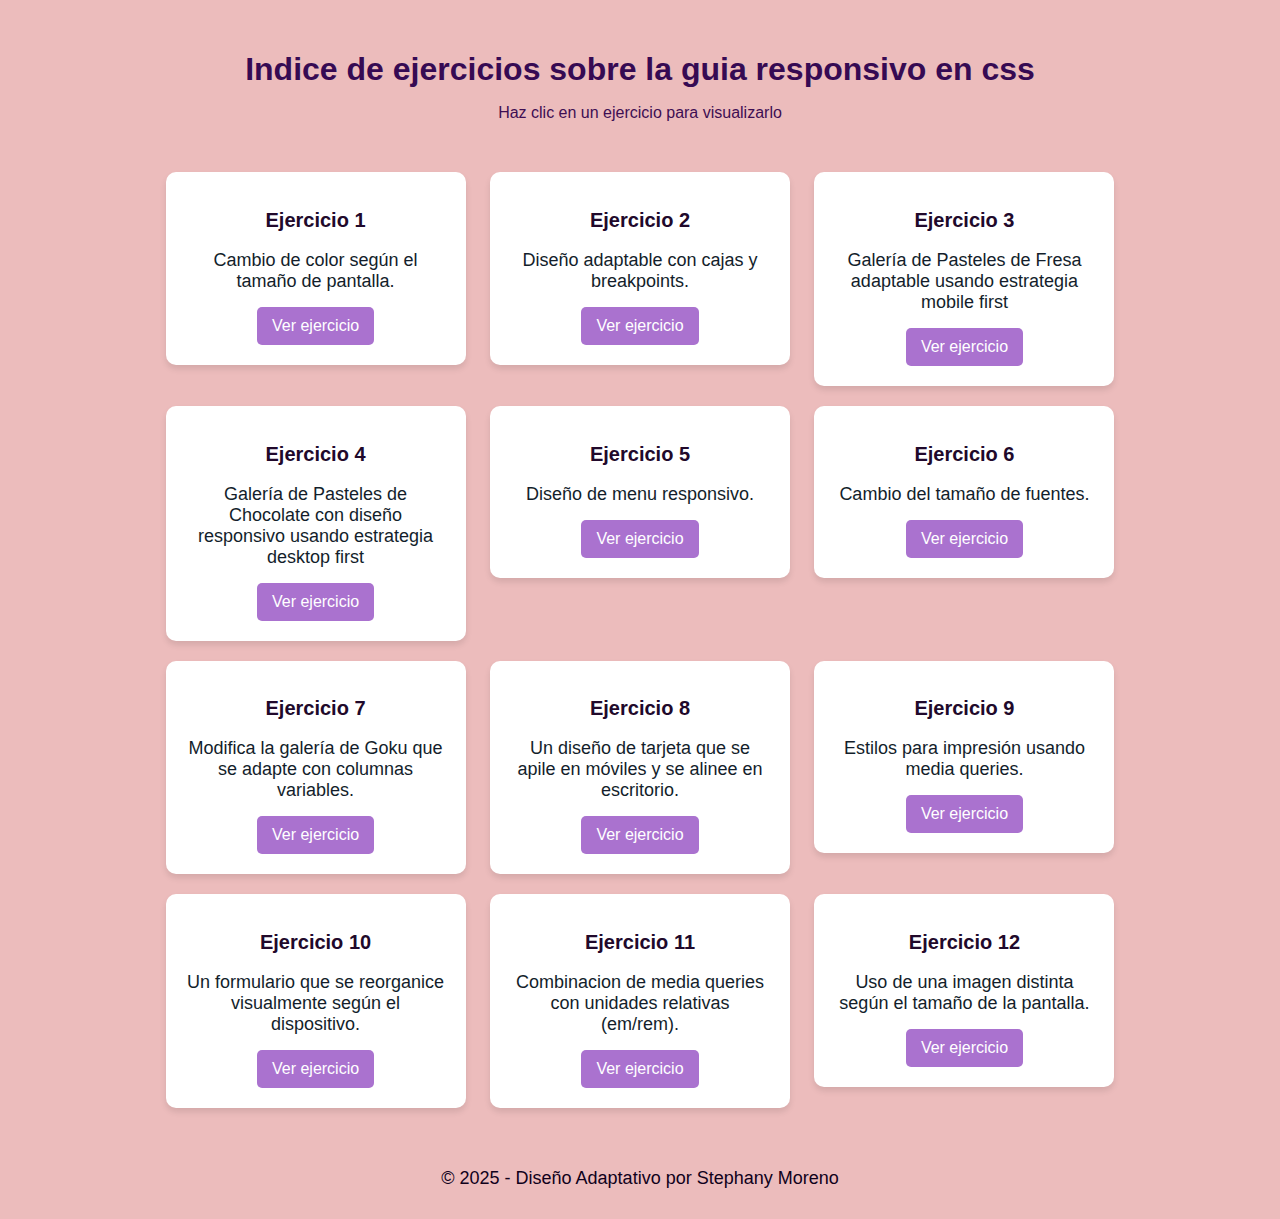
<file: index.html>
<!DOCTYPE html>
<html lang="es">
<head>
    <meta charset="UTF-8" />
    <meta name="viewport" content="width=device-width, initial-scale=1.0" />
    <title>Guia responsivo css</title>
    <link rel="stylesheet" href="styles.css" />
</head>
<body>

<header>
    <h1>Indice de ejercicios sobre la guia responsivo en css</h1>
    <p>Haz clic en un ejercicio para visualizarlo</p>
</header>

<main class=".contenedor-cards">
    <div class="card">
        <h2>Ejercicio 1</h2>
        <p>Cambio de color según el tamaño de pantalla.</p>
        <a href="punto1/punto1.html" target="_blank">Ver ejercicio</a>
    </div>
    <div class="card">
        <h2>Ejercicio 2</h2>
        <p>Diseño adaptable con cajas y breakpoints.</p>
        <a href="punto2/punto2.html" target="_blank">Ver ejercicio</a>
    </div>
    <div class="card">
        <h2>Ejercicio 3</h2>
        <p>Galería de Pasteles de Fresa adaptable usando estrategia mobile first</p>
        <a href="punto3/punto3.html" target="_blank">Ver ejercicio</a>
    </div>
    <div class="card">
        <h2>Ejercicio 4</h2>
        <p>Galería de Pasteles de Chocolate con diseño responsivo usando estrategia desktop first</p>
        <a href="punto4/punto4.html" target="_blank">Ver ejercicio</a>
    </div>
    <div class="card">
        <h2>Ejercicio 5</h2>
        <p>Diseño de menu responsivo.</p>
        <a href="punto5/punto5.html" target="_blank">Ver ejercicio</a> 
    </div>
    <div class="card">
        <h2>Ejercicio 6</h2>
        <p>Cambio del tamaño de fuentes.</p>
        <a href="punto6/punto6.html" target="_blank">Ver ejercicio</a>
    </div>
    <div class="card">
        <h2>Ejercicio 7</h2>
        <p>Modifica la galería de Goku que se adapte con columnas variables.</p>
        <a href="punto7/punto7.html" target="_blank">Ver ejercicio</a>
    </div>
    <div class="card">
        <h2>Ejercicio 8</h2>
        <p>Un diseño de tarjeta que se apile en móviles y se alinee en escritorio.</p>
        <a href="punto8/punto8.html" target="_blank">Ver ejercicio</a>
    </div>
    <div class="card">
        <h2>Ejercicio 9</h2>
        <p>Estilos para impresión usando media queries.</p>
        <a href="punto9/punto9.html" target="_blank">Ver ejercicio</a>
    </div>
    <div class="card">
        <h2>Ejercicio 10</h2>
        <p>Un formulario que se reorganice visualmente según el dispositivo.</p>
        <a href="punto10/punto10.html" target="_blank">Ver ejercicio</a>
    </div>
    <div class="card">
        <h2>Ejercicio 11</h2>
        <p>Combinacion de media queries con unidades relativas (em/rem).</p>
        <a href="punto11/punto11.html" target="_blank">Ver ejercicio</a>
    </div>
    <div class="card">
        <h2>Ejercicio 12</h2>
        <p>Uso de una imagen distinta según el tamaño de la pantalla.</p>
        <a href="punto12/punto12.html" target="_blank">Ver ejercicio</a>
    </div>
</main>

<footer>
    © 2025 - Diseño Adaptativo por Stephany Moreno
</footer>

</body>
</html>
</file>
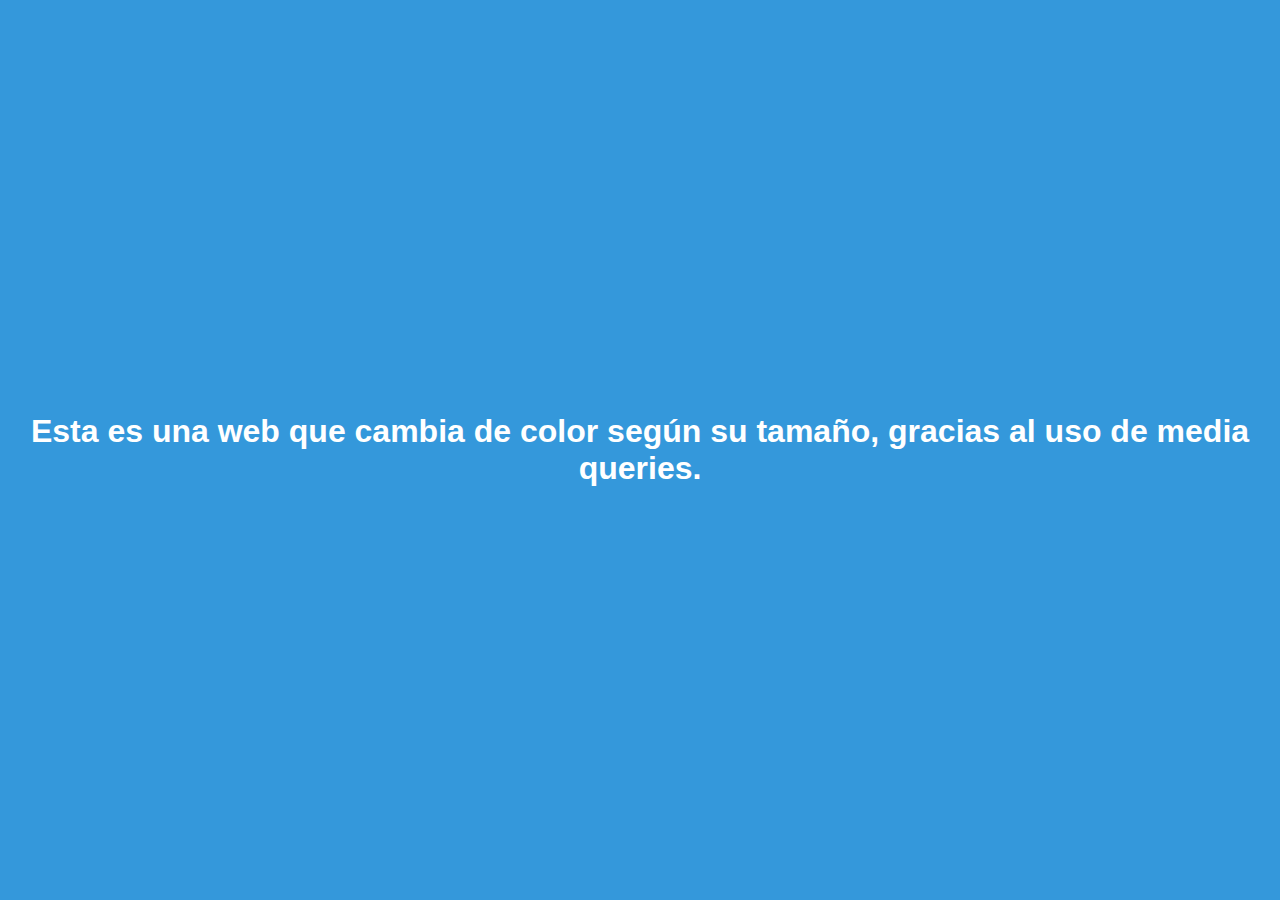
<file: punto1/punto1.html>
<!DOCTYPE html>
<html lang="es">
<head>
    <meta charset="UTF-8" />
    <meta name="viewport" content="width=device-wi dth, initial-scale=1.0" />
    <title>Diseño Adaptativo</title>
    <link rel="stylesheet" href="punto1.css" /> 
</head>
<body>
    <h1>Esta es una web que cambia de color según su tamaño,
    gracias al uso de media queries.</h1>
</body>
</html>
</file>
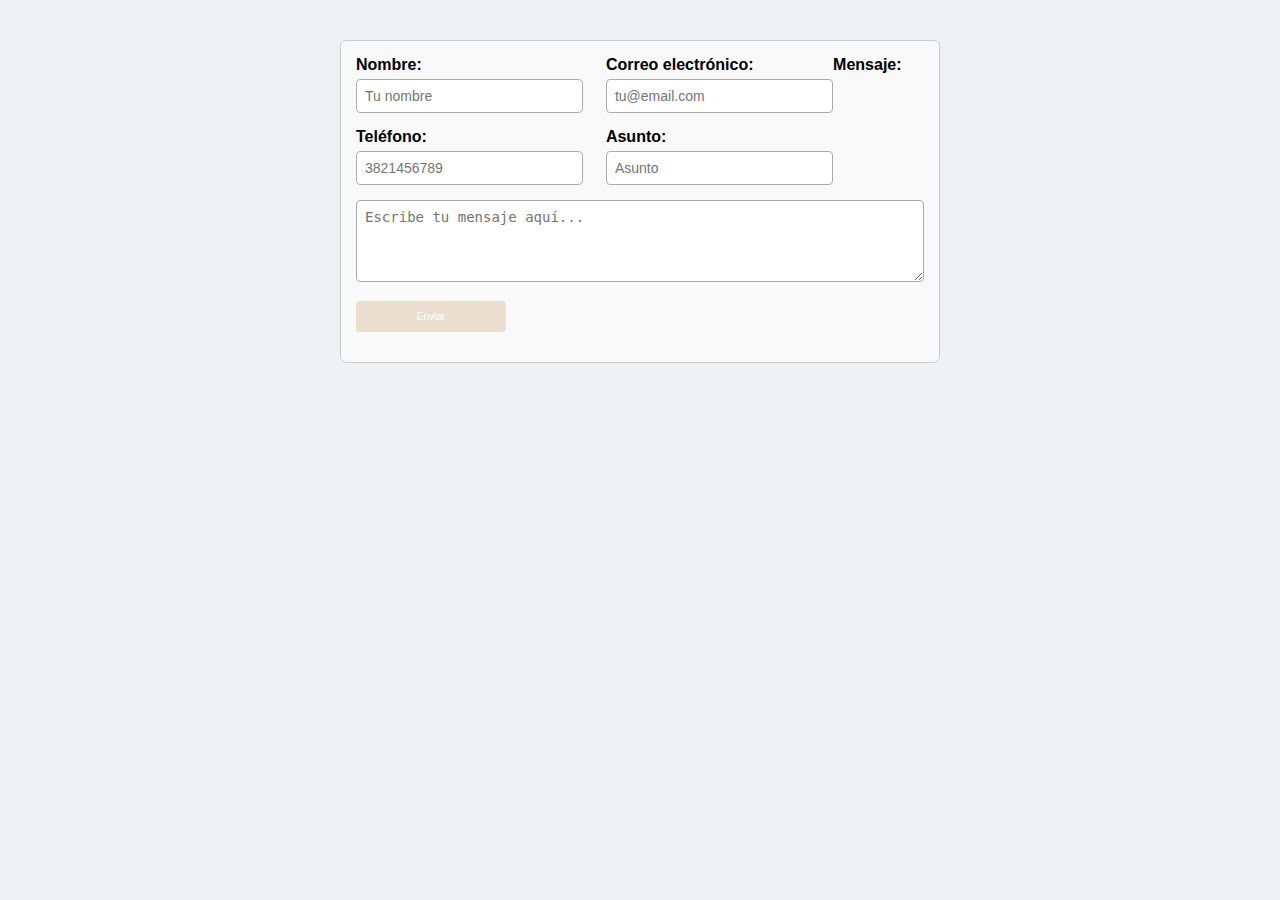
<file: punto10/punto10.html>
<!DOCTYPE html>
<html lang="es">
<head>
    <meta charset="UTF-8" />
    <meta name="viewport" content="width=device-width, initial-scale=1" />
    <title>Formulario Responsive </title>
    <link rel="stylesheet" href="punto10.css" />
</head>
<body>
    <form class="responsive-form">
        <div class="form-group">
            <label for="name">Nombre:</label>
            <input type="text" id="name" name="name" placeholder="Tu nombre" required /> 
        </div>
        <div class="form-group">
            <label for="email">Correo electrónico:</label>
            <input type="email" id="email" name="email" placeholder="tu@email.com" required /> 
        </div>
        <div class="form-group">
            <label for="phone">Teléfono:</label>
            <input type="tel" id="phone" name="phone" placeholder="3821456789" /> 
        </div>
        <div class="form-group">
            <label for="subject">Asunto:</label>
            <input type="text" id="subject" name="subject" placeholder="Asunto" /> 
        </div>
        <div class="form-group full-width">
            <label for="message">Mensaje:</label>
            <textarea id="message" name="message" rows="4" placeholder="Escribe tu mensaje aquí..."
            required></textarea>
        </div>
        <div class="form-group full-width">
            <button type="submit">Enviar</button>
        </div>
    </form>
</body>
</html>
</file>
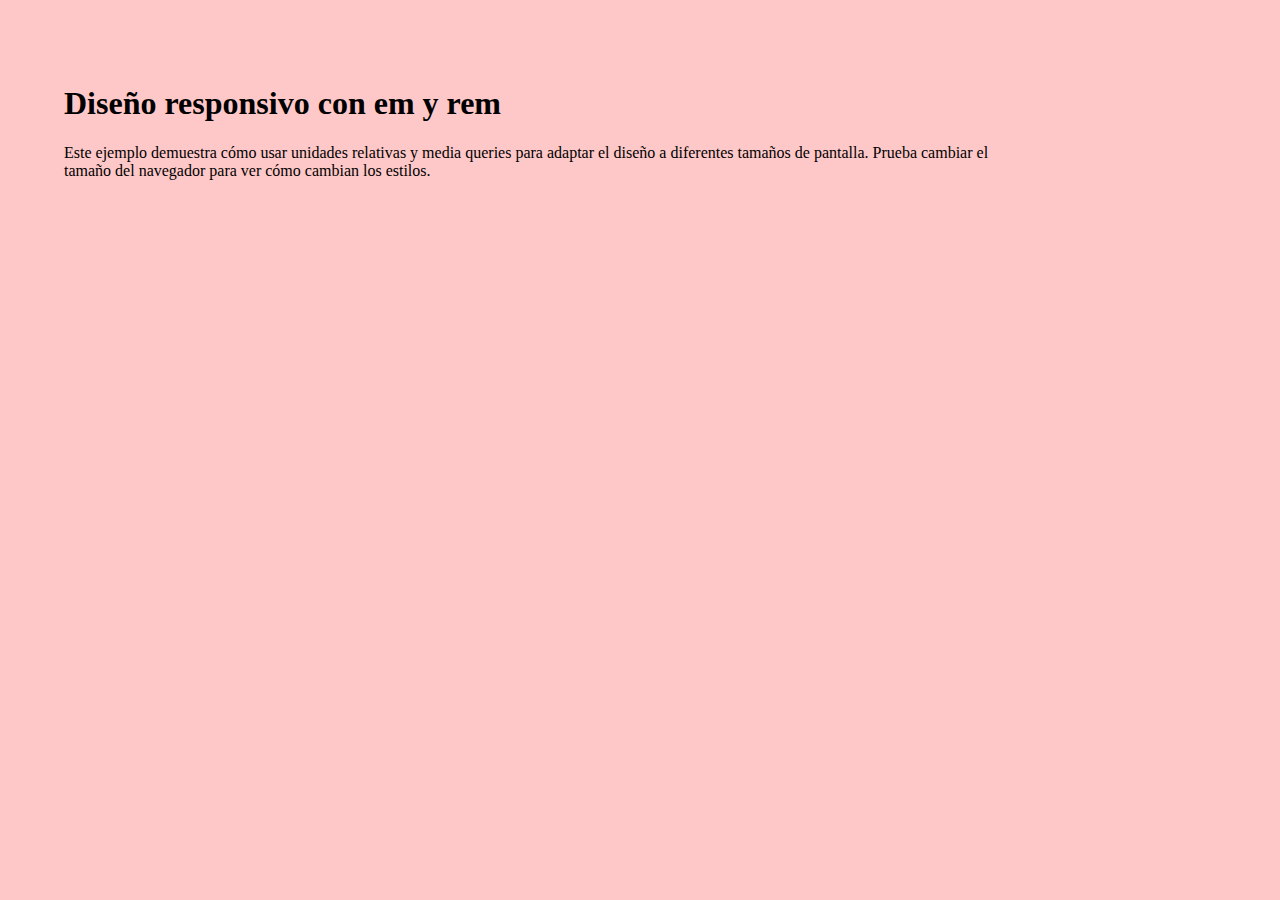
<file: punto11/punto11.html>
<!DOCTYPE html>
<html lang="en">
<head>
    <meta charset="UTF-8">
    <meta name="viewport" content="width=device-width, initial-scale=1.0">
    <link rel="stylesheet" href="punto11.css">
    <title>Document</title>
</head>
<body>
    <div class="container">
        <h1>Diseño responsivo con em y rem</h1>
        <p>
            Este ejemplo demuestra cómo usar unidades relativas y media queries para adaptar el diseño a diferentes tamaños de pantalla.
            Prueba cambiar el tamaño del navegador para ver cómo cambian los estilos.
        </p>
    </div>
</body>
</html>
</file>
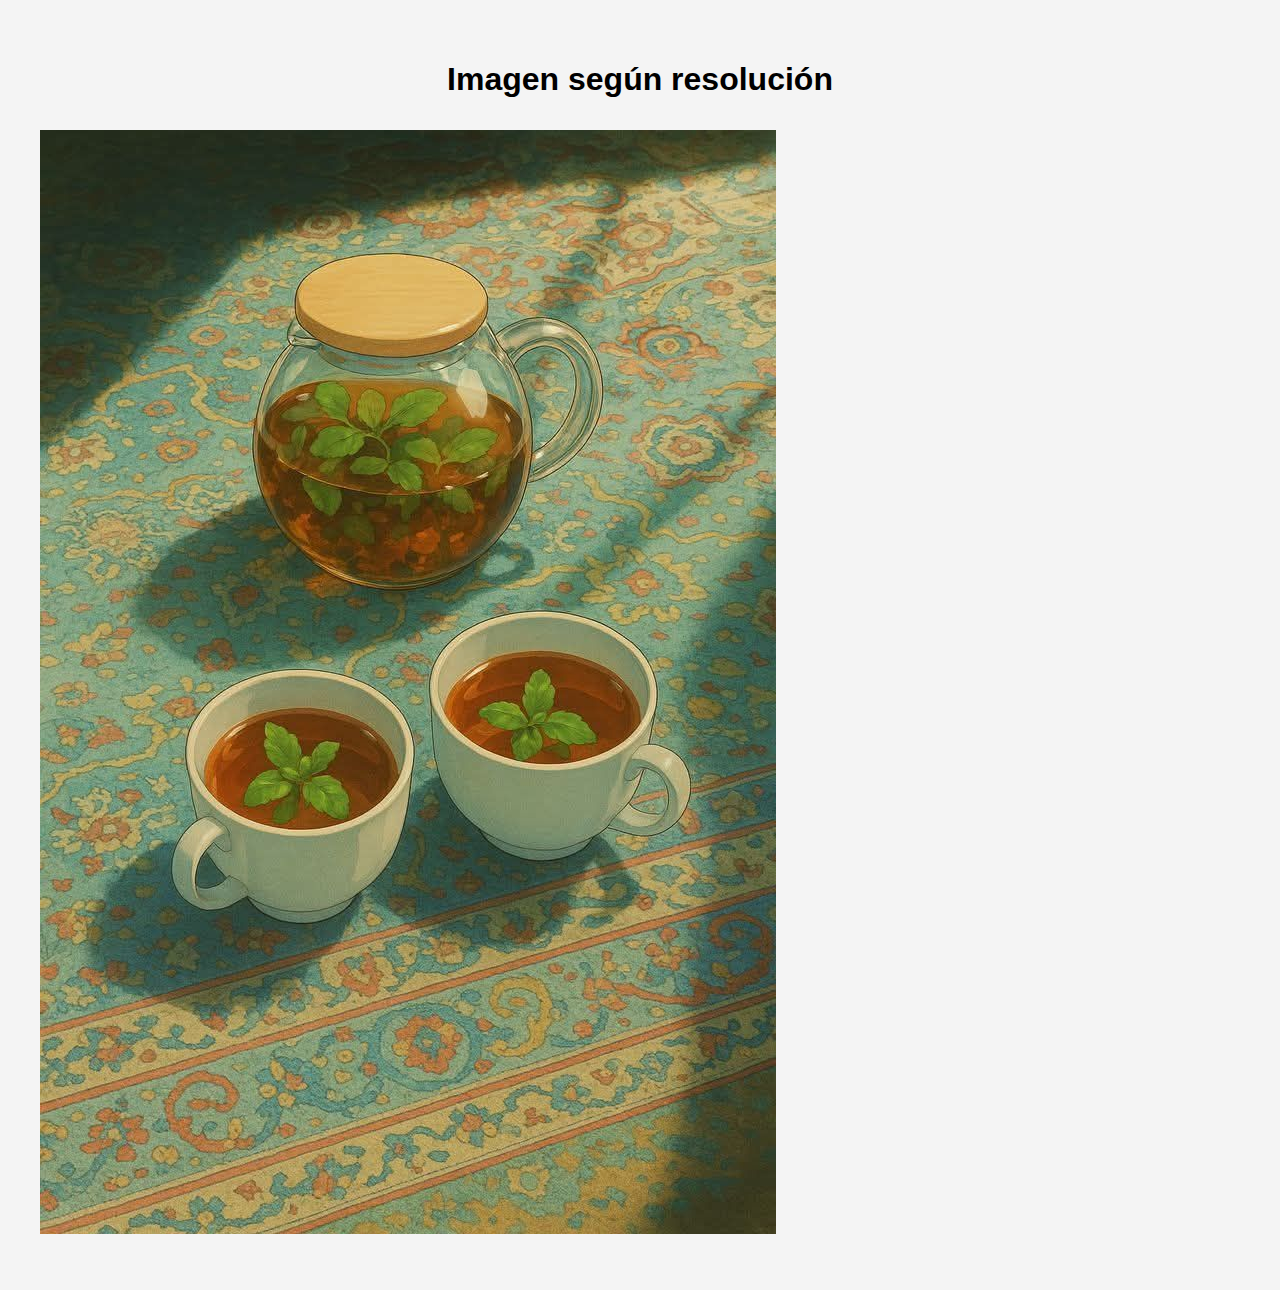
<file: punto12/punto12.html>
<!DOCTYPE html>
<html lang="es">
<head>
    <meta charset="UTF-8" />
    <meta name="viewport" content="width=device-width, initial-scale=1.0" />
    <title>Imagen Responsive</title>
    <link rel="stylesheet" href="punto12.css" />
</head>
<body>

    <h1>Imagen según resolución</h1>

    <img src="../imagenes/aromaticas.jpg" alt="Grande" class="img-responsive img-grande" />
    <img src="../imagenes/cafe.jpg" alt="Mediana" class="img-responsive img-mediana" />
    <img src="../imagenes/pasteles.jpg" alt="Pequeña" class="img-responsive img-pequeña" />

</body>
</html>
</file>
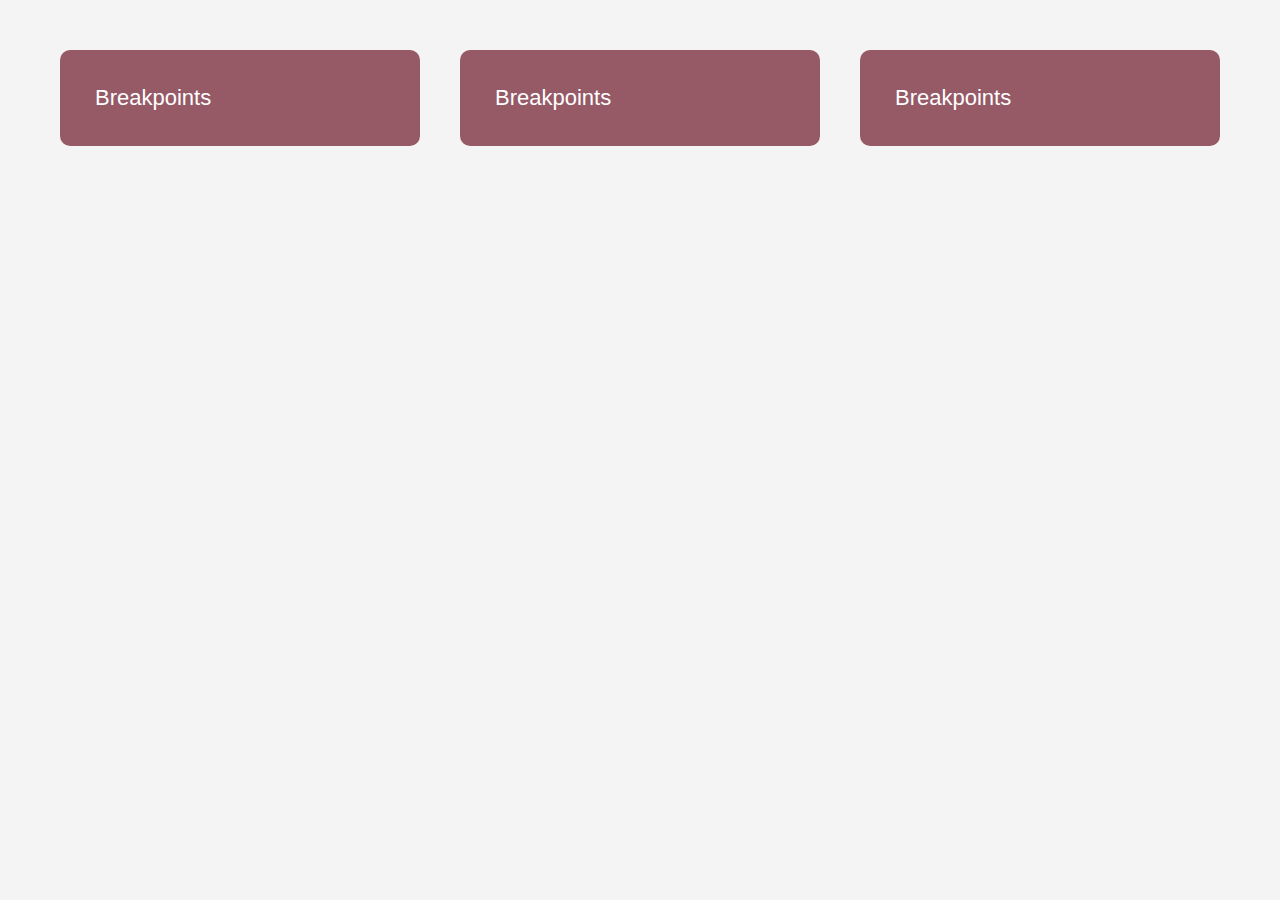
<file: punto2/punto2.html>
<!DOCTYPE html> <html lang="es"> 
<head>
    <meta charset="UTF-8" />
    <meta name="viewport" content="width=device -width, initial-scale=1.0" />
    <title>Diseño
    Adaptativo</title>
    <link rel="stylesheet" href="punto2.css" />
</head>
<body>
    <div class="contenedor">
    <div class="caja">Breakpoints</div> 
    <div class="caja">Breakpoints</div>
    <div class="caja">Breakpoints</div>
    </div>
</body>
</html>
</file>
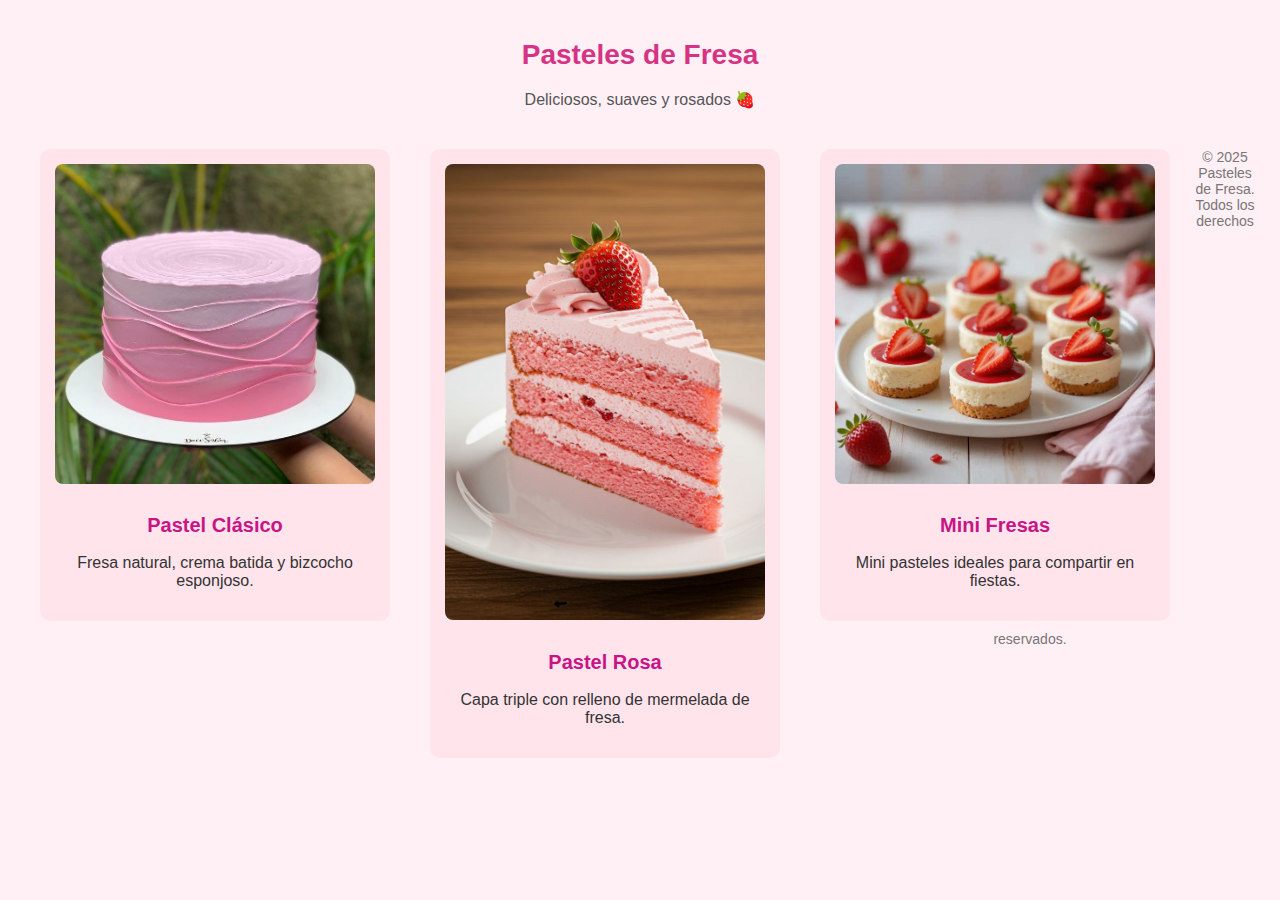
<file: punto3/punto3.html>
<!DOCTYPE html>
<html lang="es">
<head>
    <meta charset="UTF-8" />
    <meta name="viewport" content="width=device-width, initial-scale=1.0" />
    <title>Pasteles de Fresa</title>
    <link rel="stylesheet" href="punto3.css" />
</head>
<body>
<header>
        <h1>Pasteles de Fresa</h1>
        <p>Deliciosos, suaves y rosados 🍓</p>
</header>

<section class="galeria">
    <div class="pastel">
        <img src="../imagenes/clasico.jpg" alt="Pastel 1" />
        <h2>Pastel Clásico</h2>
        <p>Fresa natural, crema batida y bizcocho esponjoso.</p>
    </div>
    <div class="pastel">
        <img src="../imagenes/relleno.jpg" alt="Pastel 2" />
        <h2>Pastel Rosa</h2>
        <p>Capa triple con relleno de mermelada de fresa.</p>
    </div>
    <div class="pastel">
        <img src="../imagenes/mini pasteles.jpg" alt="Pastel 3" />
        <h2>Mini Fresas</h2>
        <p>Mini pasteles ideales para compartir en fiestas.</p>
    </div>
</section>
<footer>
    <p>© 2025 Pasteles de Fresa. Todos los derechos reservados.</p>
</footer>
</body>
</html>
</file>
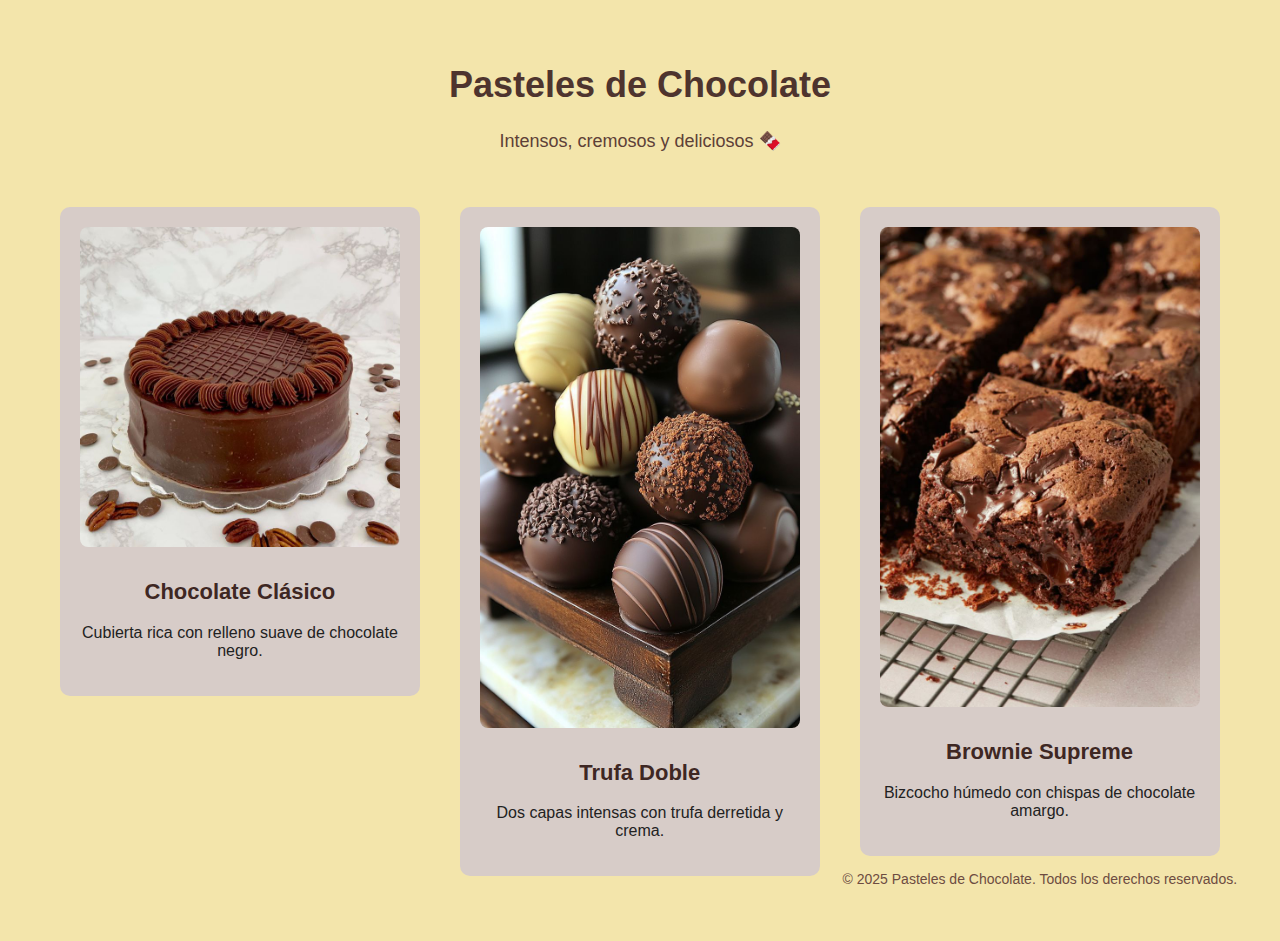
<file: punto4/punto4.html>
<!DOCTYPE html>
<html lang="es">
<head>
    <meta charset="UTF-8" />
    <meta name="viewport" content="width=device-width, initial-scale=1.0" />
    <title>Pasteles de Chocolate</title>
    <link rel="stylesheet" href="punto4.css" />
</head>
<body>
<header>
    <h1>Pasteles de Chocolate</h1>
    <p>Intensos, cremosos y deliciosos 🍫</p>
</header>

<section class="galeria">
    <div class="pastel">
        <img src="../imagenes/chococlasico.jpg" alt="Pastel 1" />
        <h2>Chocolate Clásico</h2>
        <p>Cubierta rica con relleno suave de chocolate negro.</p>
    </div>
    <div class="pastel">
        <img src="../imagenes/trufa.jpg" alt="Pastel 2" />
        <h2>Trufa Doble</h2>
        <p>Dos capas intensas con trufa derretida y crema.</p>
    </div>
    <div class="pastel">
        <img src="../imagenes/brownie.jpg" alt="Pastel 3" />
        <h2>Brownie Supreme</h2>
        <p>Bizcocho húmedo con chispas de chocolate amargo.</p>
    </div>
</section>

<footer>
    <p>© 2025 Pasteles de Chocolate. Todos los derechos reservados.</p>
</footer>
</body>
</html>
</file>
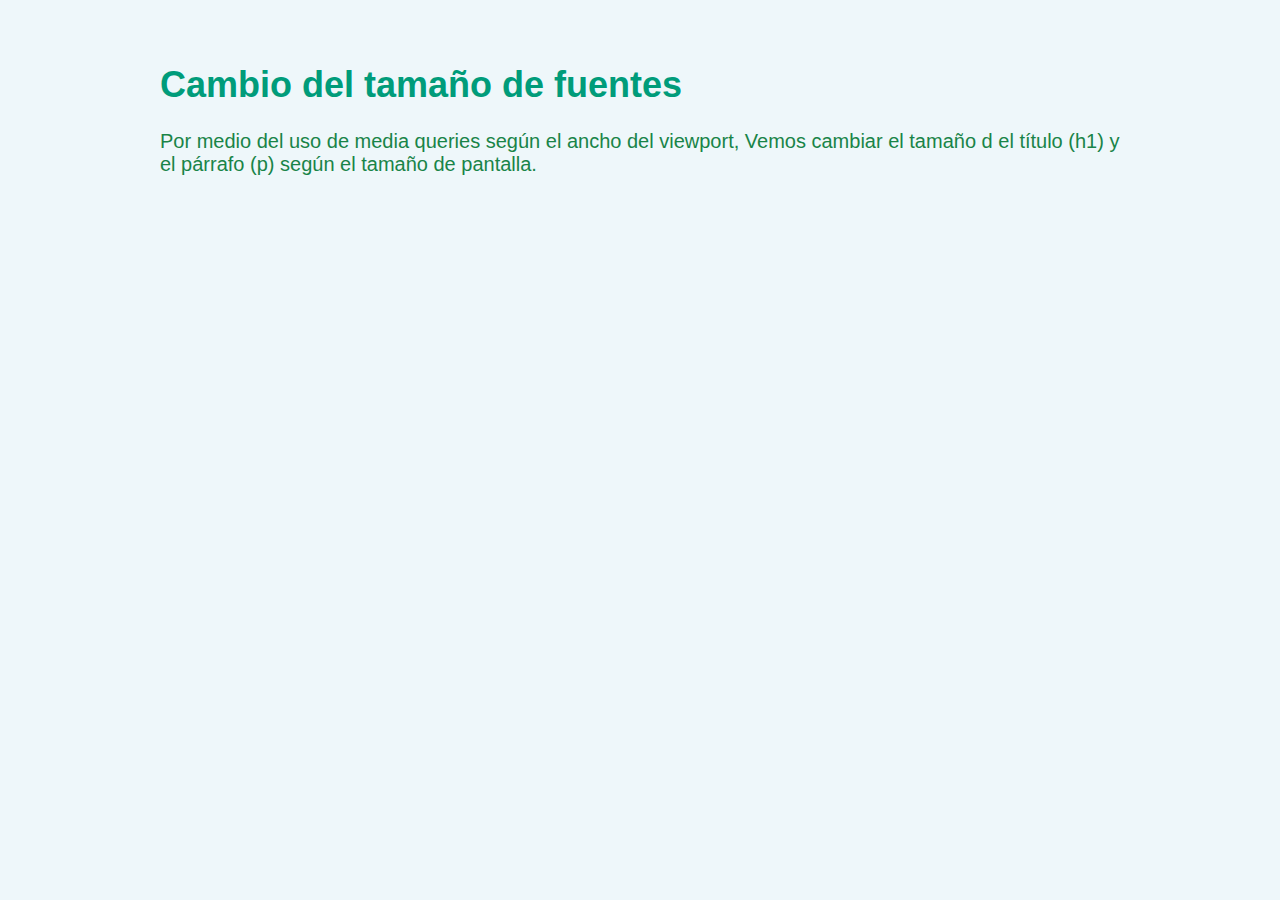
<file: punto6/punto6.html>
<!DOCTYPE html> <html lang="es"> 
<head>
    <meta charset="UTF-8">
    <meta name="viewport" content="width=device-wi dth, initial-scale=1.0">
    <title>Texto Adaptable</title>
    <link rel="stylesheet" href="punto6.css"> 
</head> 
<body>
    <div class="contenedor">
    <h1>Cambio del tamaño de fuentes </h1>
    <p>Por medio del uso de media queries según el ancho del viewport, Vemos cambiar el tamaño d el título (h1) y el párrafo (p) según el tamaño de pantalla.</p>
    </div>
</body>
</html>
</file>
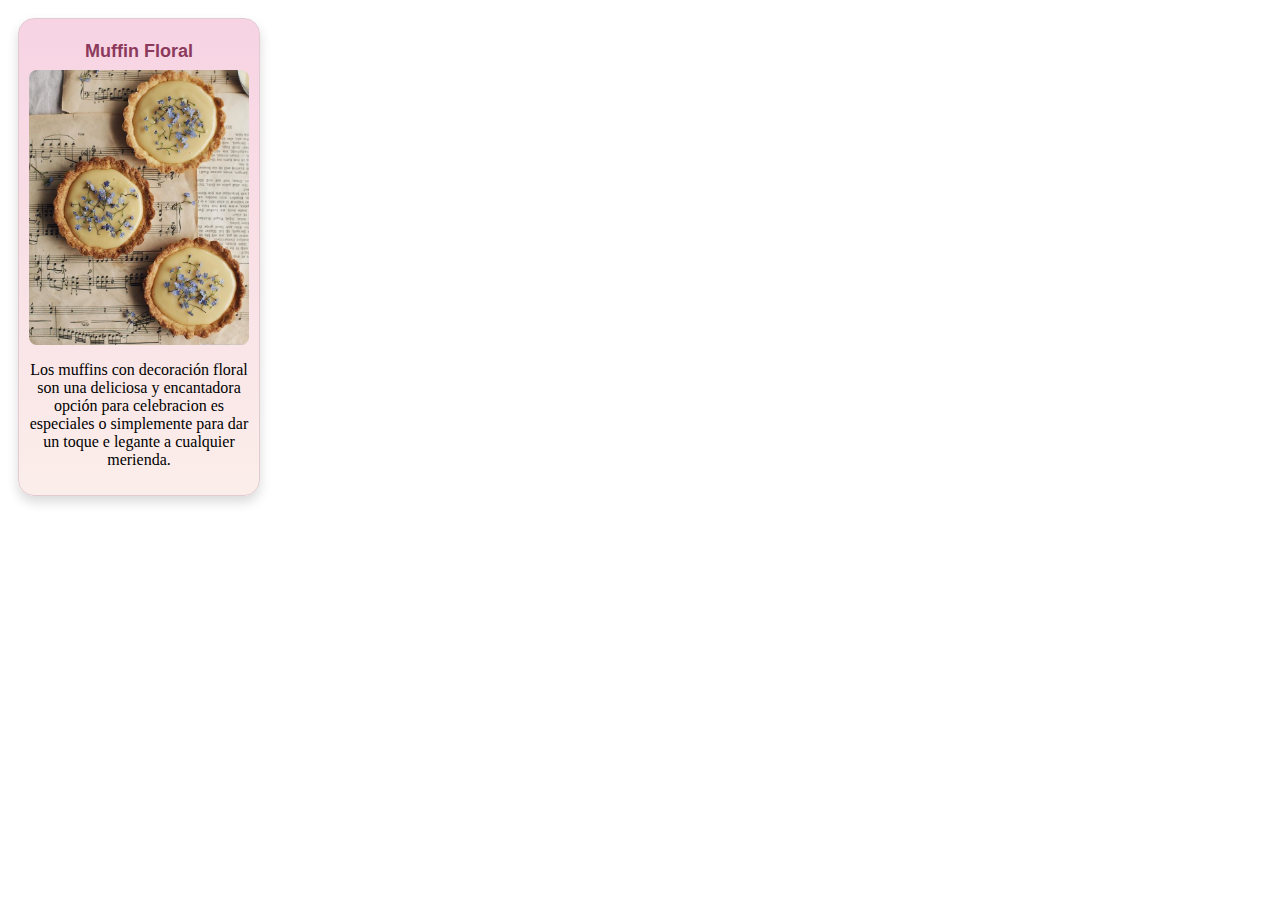
<file: punto8/punto8.html>
<!DOCTYPE html>
<html lang="en">
<head>
    <meta charset="UTF-8">
    <meta name="viewport" content="width=device -width, initial-scale=1.0">
    <title>tarjeta responsiva</title>
    <link rel="stylesheet" href="punto8.css">
</head>
<body>
    <div class="tarjeta">
    <h3>Muffin Floral</h3>
    <img src="../imagenes/tarjeta.jpg" alt="Muffin con de coración floral">
    <p>Los muffins con decoración floral son una deliciosa y encantadora opción para celebracion es especiales o simplemente para dar un toque e legante a cualquier merienda. </p>
    </div>
</body>
</html>
</file>
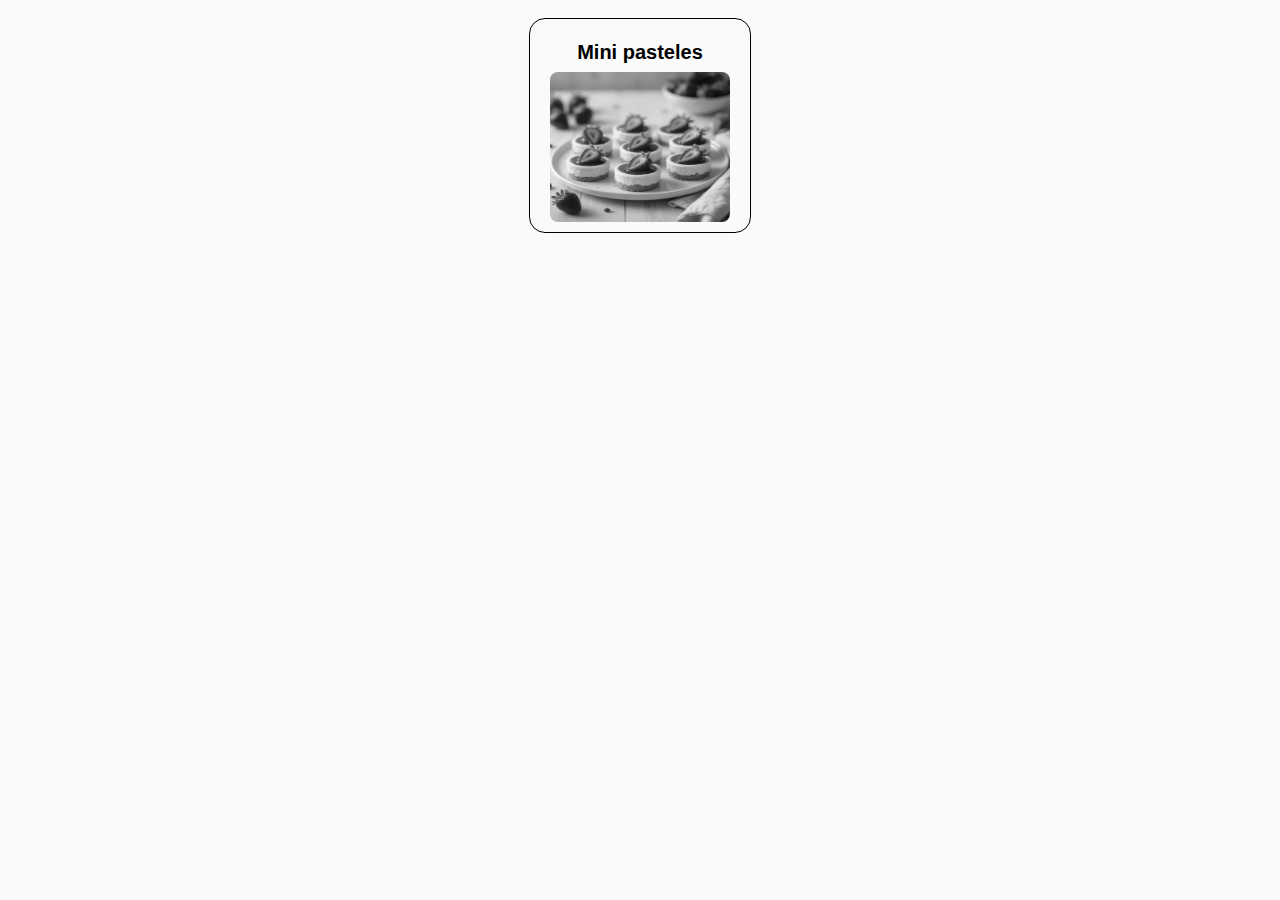
<file: punto9/punto9.html>
<!DOCTYPE html> <html lang="es"> 
<head>
    <meta charset="UTF-8"> <title>Muffin Floral</title> 
    <link rel="stylesheet" href="punto9.css">
</head> 
<body>
    <div class="galeria">
        <div class="tarjeta">
            <h3>Mini pasteles</h3>
            <img src="../imagenes/mini pasteles.jpg" alt="pastel clasico">
        </div>
    </div>
</body>
</html>
</file>
<file: styles.css>
body {
    margin: 0;
    font-family: 'Segoe UI', sans-serif;
    background-color: #ecbcbc;
    color: #cdbee5;
    padding: 30px;
    text-align: center;
}

header h1 {
    font-size: 32px;
    color: #360a53;
    margin-bottom: 10px;
}

header p {
    margin-bottom: 40px;
    color: #3e0e53;
}

.contenedor-cards {
    text-align: center;
}

.card {
    display: inline-block;
    vertical-align: top;
    background-color: white;
    border-radius: 10px;
    box-shadow: 0 4px 6px rgba(0,0,0,0.1);
    width: 300px;
    margin: 10px;
    padding: 20px;
    box-sizing: border-box;
    text-align: center;
    transition: transform 0.3s ease;
}

.card:hover {
    transform: scale(1.05);
}

.card h2 {
    font-size: 20px;
    color: #21092b;
    margin-bottom: 10px;
}

.card p {
    font-size: 18px;
    color: #131e2b;
    margin-bottom: 15px;
}

.card a {
    display: inline-block;
    padding: 10px 15px;
    background-color: #aa72cf;
    color: white;
    text-decoration: none;
    border-radius: 5px;
    transition: background-color 0.3s ease;
}

.card a:hover {
    background-color: #d92ed0;
}

footer {
    margin-top: 50px;
    font-size: 18px;
    color: #10011b;
}

/* Responsividad sin grid ni flex */
@media screen and (max-width: 600px) {
    .card {
        width: 90%;
    }
}
</file>
<file: punto1/punto1.css>
body {
    margin: 0;
    padding: 0;
    font-family: Arial, sans-serif;
    transition: background-color 0.3s ease;
    display: flex;
    align-items: center;
    justify-content: center; height: 100vh;
    text-align: center;
    background-color: #3498db;
}

h1{
    color: white;
}

/* color para pantallas medianas (tablets) */
@media (max-width: 768px) {
    body {
        background-color: #5fd192;
    }
}

/* color para pantallas pequeñas (moviles) */
@media (max-width: 480px) {
    body {
        background-color: #909ae0;
    }
}
</file>
<file: punto10/punto10.css>
body {
background-color: #eef2f5; 
font-family: Arial, sans-serif; 
margin: 0; 
padding: 20px;
}

.responsive-form {
    max-width: 600px;
    margin: 20px auto;
    padding: 15px;
    border: 1px solid #ccc;
    border-radius: 6px;
    background-color: #f9f9f9;
    box-sizing: border-box;
    overflow: hidden; 
}
/* para contener floats */
.form-group {
    display: block;
    margin-bottom: 15px;
}
.form-group label {
    display: block; 
    margin-bottom: 5px; 
    font-weight: bold;
}

.form-group input,
.form-group textarea {
    width: 100%;
    padding: 8px;
    font-size: 14px;
    border: 1px solid #aaa;
    border-radius: 4px;
    box-sizing: border-box; 
    resize: vertical;
}

.form-group button {
    padding: 10px 20px; 
    font-size: 10px; 
    cursor: pointer;
    background-color: #ebdece;
    color: white;
    border: none;
    border-radius: 4px;
    transition: background-color 0.3s ease;
}
.form-group button:hover {
    background-color: #099d78;
}

.full-width {
    width: 100%;
}

@media (min-width: 600px) {
    .form-group:not(.full-width) {
        width: 40%;
        float: left;
        margin-right: 4%;
    }
    .form-group:nth-child(2) {
        margin-right: 0;
    }

    .full-width {
        width: 100%;
        float: none;
    }
    .form-group button {
        width: 150px;
    }
}
</file>
<file: punto11/punto11.css>
/* Estilos base para todos los tamaños */
body {
    font-size: 1rem; /* Tamaño base */
    margin: 2rem;
    background-color: rgb(255, 200, 200);
}

.container {
    max-width: 60rem;
    padding: 2rem;
}

/* Media query para pantallas menores a 48em (~768px) */
@media (max-width: 48em) {
    body {
        font-size: 0.875rem; /* Reduce el tamaño de fuente */
    }

.container {
    padding: 1rem;
    background-color: lightblue;
    }
}

/* Media query para pantallas menores a 30em (~480px) */
@media (max-width: 30em) {
    body {
        font-size: 0.75rem; /* Aún más pequeño */
    }

.container {
    padding: 0.5rem;
    background-color: lightgreen;
    }
}
</file>
<file: punto12/punto12.css>
body {
    font-family: Arial, sans-serif;
    padding: 2rem;
    text-align: center;
    background-color: #f4f4f4;
}

h1 {
    font-size: 2rem;
    margin-bottom: 2rem;
}

.img-responsive {
    display: none;
    max-width: 100%;
    height: auto;
    margin-bottom: 1rem;
}

/* Imagen grande aromaticas (pantallas mayores a 48em) */
.img-grande{
    display: block;
}

/* Imagen mediana cafe (hasta 48em ~768px) */
@media (max-width: 48em) {
.img-grande {
    display: none;
}

.img-mediana {
    display: block;
    }
}

/* Imagen pequeña pasteles (hasta 30em ~480px) */
@media (max-width: 30em) {
.img-mediana {
    display: none;
}

.img-pequeña {
    display: block;
}
}
</file>
<file: punto2/punto2.css>
body {
margin: 0; padding: 0;
font-family: sans-serif; 
background-color: #f4f4f4;
}
/* Estilos del contenedor principal */
.contenedor {
    width: 100%; /* Ocupar todo el ancho disponible */
    padding: 20px;/* Espaciado interno alrededor del contenido */
}

/* Estilos para pantallas pequeñas (< 768px) */
.caja {
    background-color: #3498db;
    color: white;
    padding: 20px;
    margin: 10px auto;
    width: 80%;
    border-radius: 10px;
    box-sizing: border-box;
    font-size: 16px;
    transition: all 0.3s ease;
}

/* Estilos para pantallas medianas (2 768px) */
@media (min-width: 768px) {
    .caja {
        float: left;
        width: 450px;
        margin: 10px 25px;
        background-color: #2ecc71;  
        font-size: 18px;
        padding: 25px;
    }
}

/* Estilos para pantallas grandes (≥ 992px) */
@media (min-width: 992px) {
    .caja {
        width: 360px;
        margin: 10px 20px;
        background-color: #e67e22; /* naranja */
        font-size: 20px;
        padding: 30px;
    }
}

/* Estilos para pantallas extra grandes (2 1200px) */ 
@media (min-width: 1200px) {
    .contenedor {
        padding: 40px;
    }
.caja {
    background-color: #965966; /* morado */
    font-size: 22px;
    padding: 35px;
    }
}
</file>
<file: punto4/punto4.css>
/* Estilos base para desktop (≥ 992px) */

body {
    margin: 0;
    font-family: 'Segoe UI', sans-serif;
    background-color: #f3e5ab;
    color: #222;
    padding: 40px;
}

header {
    text-align: center;
    margin-bottom: 40px;
}

header h1 {
    color: #4e342e;
    font-size: 36px;
}

header p {
    font-size: 18px;
    color: #5d4037;
}

.galeria {
    width: 100%;
}

.pastel {
    float: left;
    width: 30%;
    margin: 15px 1.66%;
    background-color: #d7ccc8;
    border-radius: 10px;
    padding: 20px;
    text-align: center;
    box-sizing: border-box;
}

.pastel img {
    width: 100%;
    border-radius: 8px;
    margin-bottom: 10px;
}

.pastel h2 {
    color: #3e2723;
    font-size: 22px;
}

/* Tablets (≤ 991px): 2 columnas */
@media (max-width: 991px) {
.pastel {
    width: 45%;
    margin: 10px 2.5%;
}
}

/* Móviles (≤ 767px): apilado */
@media (max-width: 767px) {
.pastel {
    float: none;
    width: 90%;
    margin: 10px auto;
}

header h1 {
    font-size: 28px;
}

header p {
    font-size: 16px;
}
}

footer {
    text-align: center;
    margin-top: 40px;
    font-size: 14px;
    color: #6d4c41;
}
</file>
<file: punto6/punto6.css>
body {
    margin: 0; padding: 40px;
    font-family: Arial, sans-serif; 
    background-color: #eef7fa;
}

.contenedor {
    max-width: 960px;
    margin: auto; 
}
h1 {
    font-size: 36px; /* Tamaño grande por defecto*/
    color: #009c7a;
}
p {
    font-size: 20px;
    color: #198448;
}
/*=== Pantallas medianas (Tablets: ≤ 768px)*/
@media (max-width: 768px) {
h1 {
    font-size: 28px;
}

p {
    font-size: 18px;
    }
}
/* === Pantallas pequeñas (Móviles: ≤ 480px)
*/
@media (max-width: 480px) {
    h1 { 
        font-size: 22px;
    }
p {
    font-size: 16px;
    }
}
</file>
<file: punto8/punto8.css>
.galeria {
    text-align: center; /* Centra las tarjetas en escritorio */
}
.tarjeta {
display: inline-block;
width: 90%;
max-width: 220px;
margin: 10px;
padding: 10px;
background: linear-gradient(to bottom, #f7d3e3, #fbeeea);
border-radius: 16px;
box-shadow: 0 6px 12px rgba(0,0,0,0.15);
text-align: center;
border: 1px solid #e1cbd1;
vertical-align: top; /* Para que se alineen bien cuando hay varias */ }

.tarjeta h3 {
margin: 12px 0 8px;
color: #8c3a5c;
font-family: 'Segoe UI', sans-serif;
font-size: 18px; }

.tarjeta img {
width: 100%;
height: auto;
border-radius: 8px;
display: block;
margin: 0 auto; }

/* MEDIA QUERY PARA ESCRITORIO */
@media (min-width: 768px) {
.tarjeta {
width: 220px; /* Tamaño fijo para que se alineen horizontalmente */
    }
}
</file>
<file: punto9/punto9.css>
body {
font-family: sans-serif;
background: #fafafa;
}

.galeria {
text-align: center;
}

.tarjeta {
display: inline-block;
width: 100px;
max-width: 200px;
margin: 10px;
padding: 10px;
background: linear-gradient(to bottom, #f7d3e3, #fbeeea);
border-radius: 16px; box-shadow: 0 6px 12px rgba(0,0,0,0.15);
text-align: center;
border: 1px solid #e1cbd1;
vertical-align: top;
}
.tarjeta h3 {
margin: 12px 0 8px;
color: #8c3a5c;
font-size: 20px;
}

.tarjeta img {

width: 180px;
height: 150px; border-radius: 8px; display: block;
margin: 0 auto; 
}

@media (min-width: 768px) {
.tarjeta {
    width: 200px;
    }
}
/* Estilos para impresión */ 
@media print { body {
    background: white;
    color: black;
    }
}
.tarjeta {
    background: none;
    box-shadow: none;
    border: 1px solid #000;
}
.tarjeta h3 {
    color: black;
}
.tarjeta img {
filter: grayscale(100%);
}
</file>
<file: punto3/punto3.css>
/* mobile first */

/* Reset y fuente general */
body {
    margin: 0;
    font-family: Arial, sans-serif;
    background-color: #fff0f5;
    color: #333;
    padding: 20px;
}

header {
    text-align: center;
    margin-bottom: 30px;
}

header h1 {
    color: #d63384;
    font-size: 28px;
}

header p {
    font-size: 16px;
    color: #555;
}

/* Diseño base para móviles: apilado */
.galeria {
    text-align: center;
}

.pastel {
    background-color: #ffe4ec;
    border-radius: 10px;
    padding: 15px;
    margin: 0 auto 20px auto;
    width: 90%;
    max-width: 320px;
    display: inline-block;
    text-align: center;
    vertical-align: top;
}

.pastel img {
    width: 100%;
    border-radius: 8px;
    margin-bottom: 10px;
}

.pastel h2 {
    color: #c71585;
    font-size: 20px;
}

/* Tablet: 2 columnas usando float */
@media (min-width: 768px) {
.pastel {
    float: left;
    width: 450px;
    margin: 10px 25px;
    }
}

/* Desktop: 3 columnas */
@media (min-width: 992px) {
.pastel {
    width: 30%;
    margin: 10px 20px;
    }
}

/* Ajuste del footer */
footer {
    text-align: center;
    font-size: 14px;
    margin-top: 40px;
    color: #777;
}
</file>
